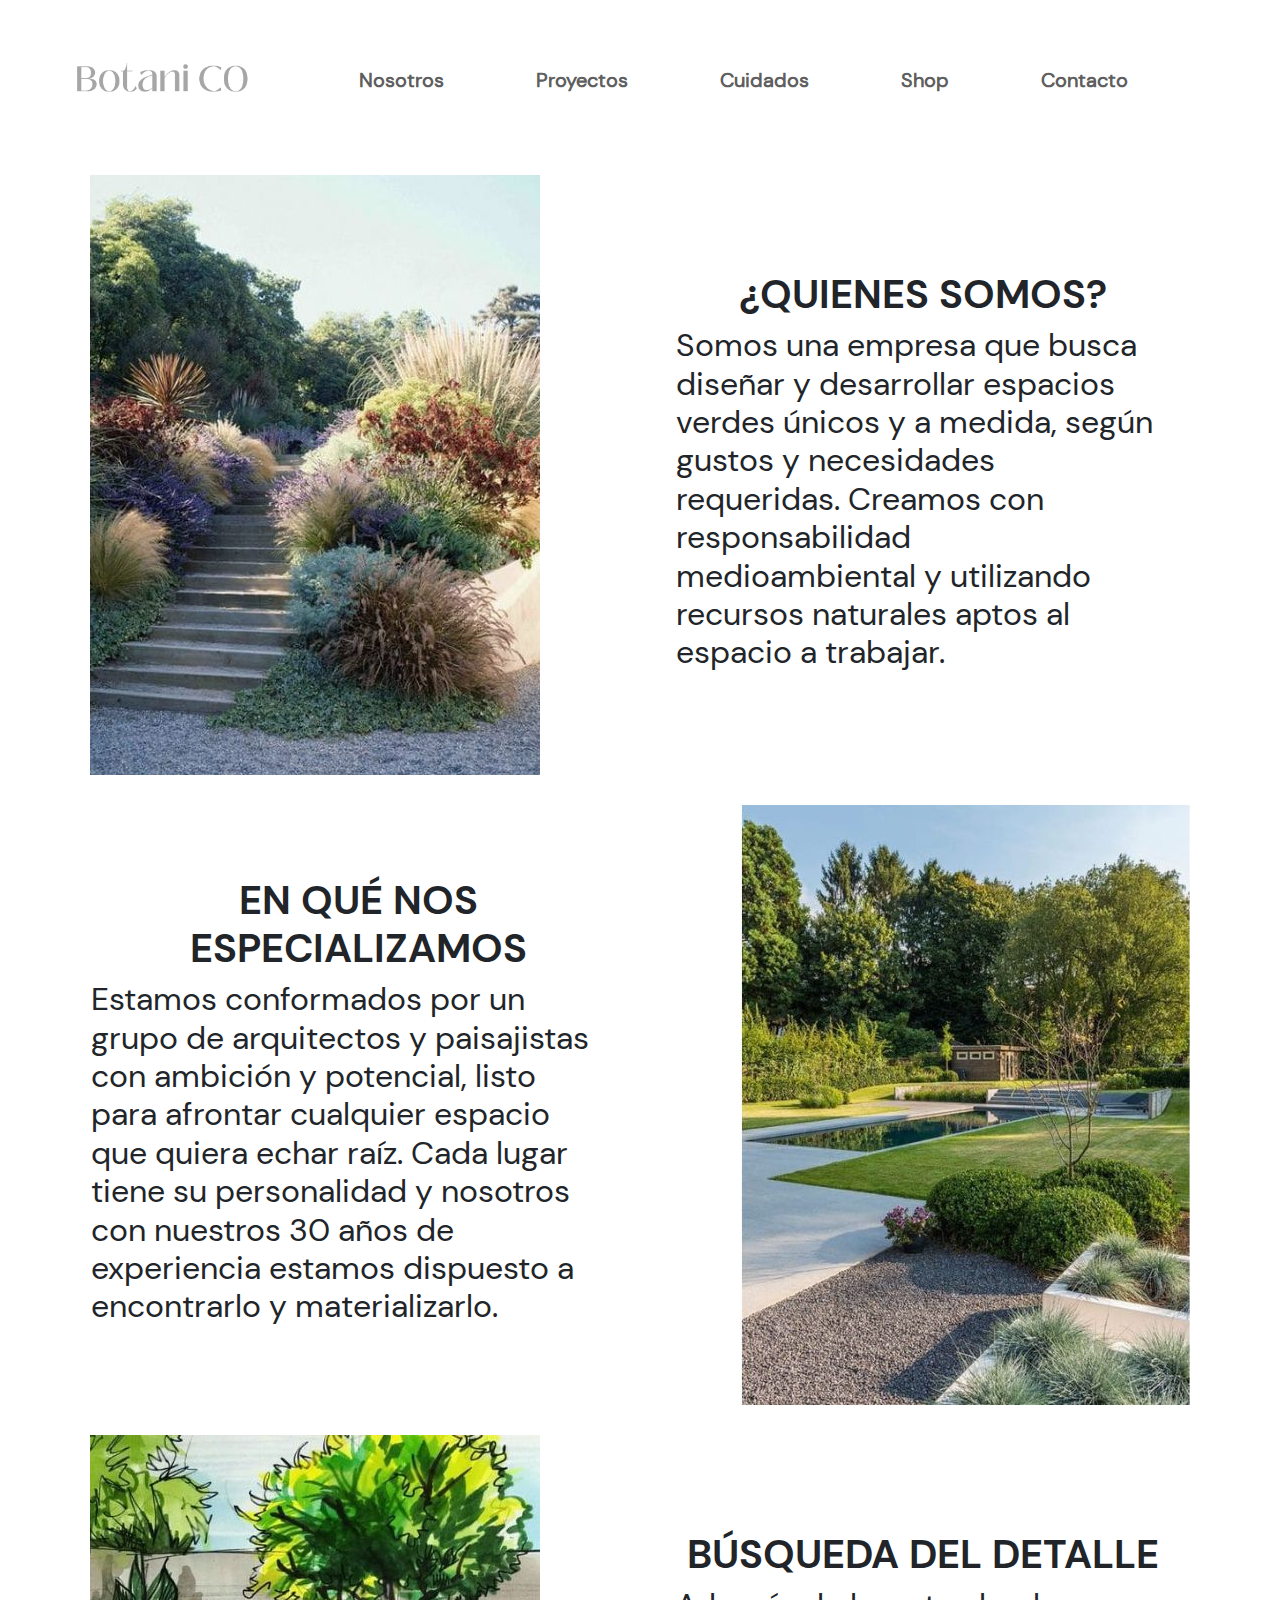
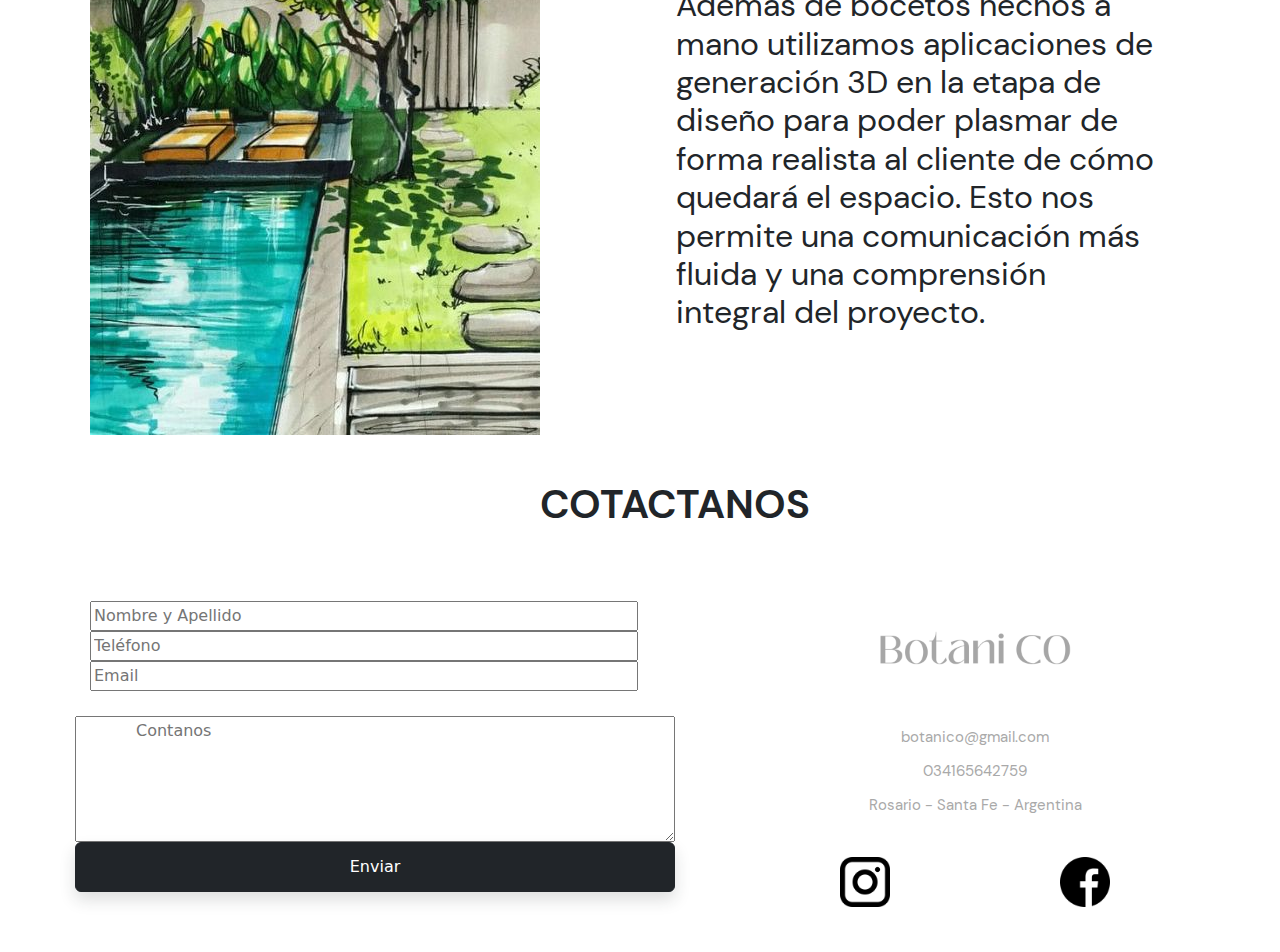
<file: index.html>
<!DOCTYPE html>
<html lang="es">
<head>
    <meta charset="UTF-8">
    <meta http-equiv="X-UA-Compatible" content="IE=edge">
    <meta name="viewport" content="width=device-width, initial-scale=1.0">
    <link rel="shortcut icon" href="./recursos/icono.png">
    <link rel="stylesheet" href="./css/estilos.css">

    <!--Animation CSS-->
    <link rel="stylesheet" href="https://cdnjs.cloudflare.com/ajax/libs/animate.css/4.1.1/animate.min.css"/>

    <!--Bootstrap-->
    <link rel="stylesheet" href="./libs/bootstrap/css/bootstrap.min.css">

    <!-- SEO -->
    <meta name="description" content="Somos una empresa que busca diseñar y desarrollar espacios verdes únicos y a medida, según gustos y necesidades requeridas." >
    <meta name="keywords" content="JARDINES, ESPACIOS VERDES, JARDIN DISEÑO, DISEÑO ESPACIOS VERDES, PAISAJISMO, JARDINERÍA, PROYECTO JARDINERÍA">

    <title>BotaniCO-Desarrollo de espacios verdes</title>
    
</head>
<body>
    <!--Enlaces-->
    <header>

      <nav class="navbar navbar-expand-lg">
        <div class="container-fluid">
          <button class="navbar-toggler" type="button" data-bs-toggle="offcanvas" data-bs-target="#offcanvasNavbar" aria-controls="offcanvasNavbar">
            <span class="navbar-toggler-icon"></span>
          </button>
          <img class="navbar-brand img-logo animate__animated animate__zoomIn" src="./recursos/logo.png" alt="logo" height="100px">
          <div class="offcanvas offcanvas-end" tabindex="-1" id="offcanvasNavbar" aria-labelledby="offcanvasNavbarLabel">
            <div class="offcanvas-header">
              <button type="button" class="btn-close" data-bs-dismiss="offcanvas" aria-label="Close"></button>
            </div>
            <div class="offcanvas-body">
              <ul class="navbar-nav justify-content-end flex-grow-1 pe-3">
                <li class="links">
                  <a class="nav-link" aria-current="page" href="#">Nosotros</a>
                </li>
                <li class="links">
                  <a class="nav-link" href="./páginas/proyectos.html">Proyectos</a>
                </li>
                <li class="links">
                  <a class="nav-link" href="./páginas/cuidados.html">Cuidados</a>
                </li>
                <li class="links">
                  <a class="nav-link" href="./páginas/shop.html">Shop</a>
                </li>
                <li class="links">
                  <a class="nav-link" href="./páginas/contacto.html">Contacto</a>
                </li>
                  </ul>
              
            </div>
          </div>
          
        </div>
      </nav>


    
    
    <main>
        <div class="d-flex">
        <div id="grid">
            <h1 class="titulo-1 flex-grow-1 ms-3">¿QUIENES SOMOS?</h1>
            <img class="im animacion img-1 flex-shrink-0 animate__slideInLeft animate__animated" src="./recursos/imagen_1.jpg" alt="imagen-fardin-1" >
            <h2 class="texto-1 flex-grow-1 ms-3 me-5">Somos una empresa que busca diseñar y desarrollar espacios verdes únicos y a medida, según gustos y necesidades requeridas. Creamos con responsabilidad medioambiental y utilizando recursos naturales aptos al espacio a trabajar.</h2>
            <h1 class="titulo-2 titulo-1 flex-grow-1 ms-3">EN QUÉ NOS ESPECIALIZAMOS</h1>
            <img class="im animacion img-2 flex-shrink-0 flex-row-reverse animate__slideInRight animate__animated" src="./recursos/imagen_2.jpg" alt="imagen-jardin-2">
            <h2 class="texto-2 flex-grow-1 ms-3 ">Estamos conformados por un grupo de arquitectos y paisajistas con ambición y potencial, listo para afrontar cualquier espacio que quiera echar raíz. Cada lugar tiene su personalidad y nosotros con nuestros 30 años de experiencia estamos dispuesto a encontrarlo y materializarlo.</h2>
            <h1 class="titulo-3 flex-grow-1 ms-3">BÚSQUEDA DEL DETALLE</h1>
            <img class="im animacion img-3 flex-shrink-0 animate__slideInLeft animate__animated" src="./recursos/imagen_3.jpg" alt="imagen-jardin-3" >
            <h2 class="texto-3 flex-grow-1 ms-3 me-5">Además de bocetos hechos a mano utilizamos aplicaciones de generación 3D en la etapa de diseño para poder plasmar de forma realista al cliente de cómo quedará el espacio. Esto nos permite una comunicación más fluida y una comprensión integral del proyecto.</h2>
        </div>
    </div>
      

        <footer>

            <div id="grid-2">
                <h1 class="contacto">COTACTANOS</h1>
                <form  id="form" action="procesar.php" method="post">
                <input class="nombre flex-grow-1" type="text" name="nombre" placeholder="Nombre y Apellido">
                <input class="telefono" type="tel" name="telefono" placeholder="Teléfono">
                <input class="mail" type="email" name="email" placeholder="Email">
                </form>
                <textarea class="mensaje flex-grow-1" name="mensaje" cols="30" rows="5" placeholder="Contanos"></textarea>
                <button type="submit" class="btn btn-dark shadow boton justify-content-center flex-grow-1">Enviar</button>
                <img class="logo-1 d-flex flex-grow-1" src="./recursos/logo.png" alt="logo" height="100px">
                <p class="mail-2 d-flex justify-content-center flex-grow-1">botanico@gmail.com</p>
                <p class="telefono-2 d-flex justify-content-center flex-grow-1">034165642759</p>
                <p class="dire d-flex justify-content-center flex-grow-1">Rosario - Santa Fe - Argentina</p>
                <img class="insta d-flex flex-grow-1" src="./recursos/instagram.png" alt="instagram" height="50px">
                <img class="face d-flex flex-grow-1" src="./recursos/facebook.png" alt="faceboock" height="50px">
            </div>

        
</footer>

<script src="./libs/bootstrap/js/bootstrap.bundle.min.js"></script>
</body>
</html>
</file>
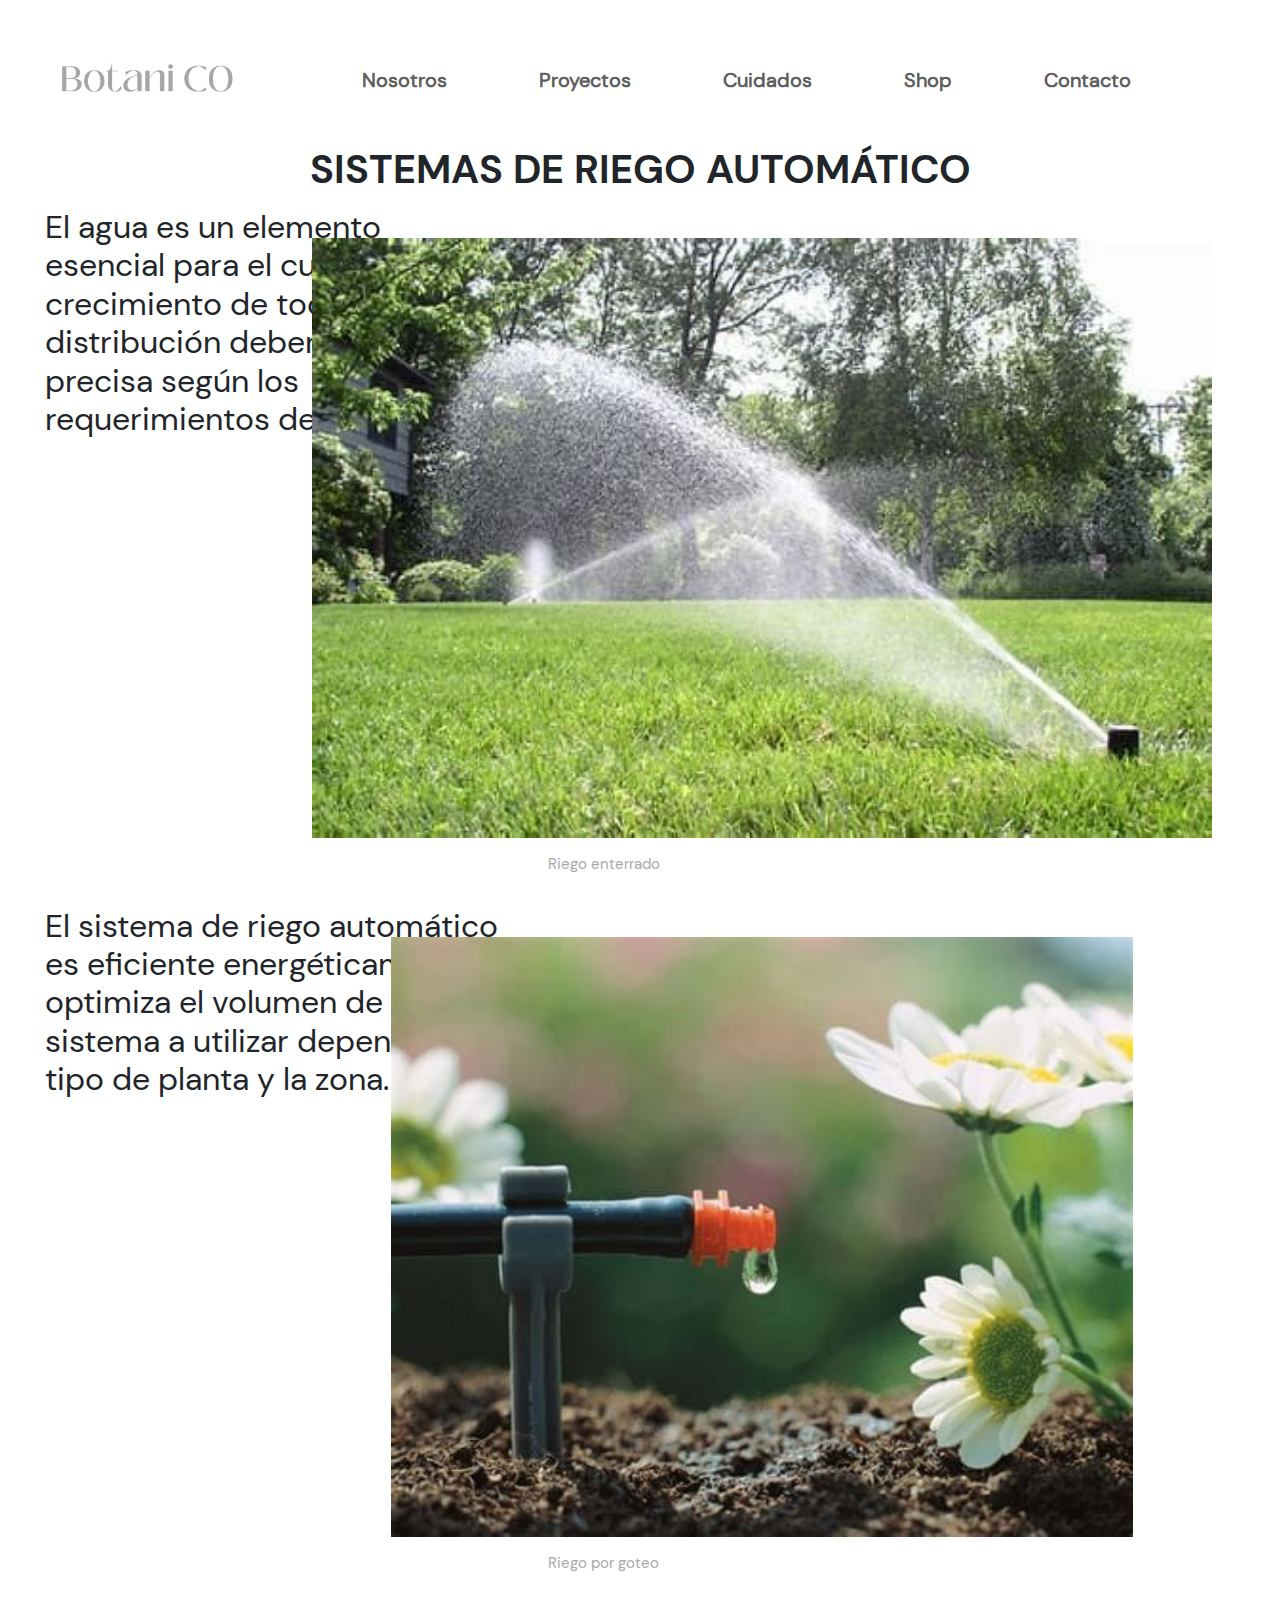
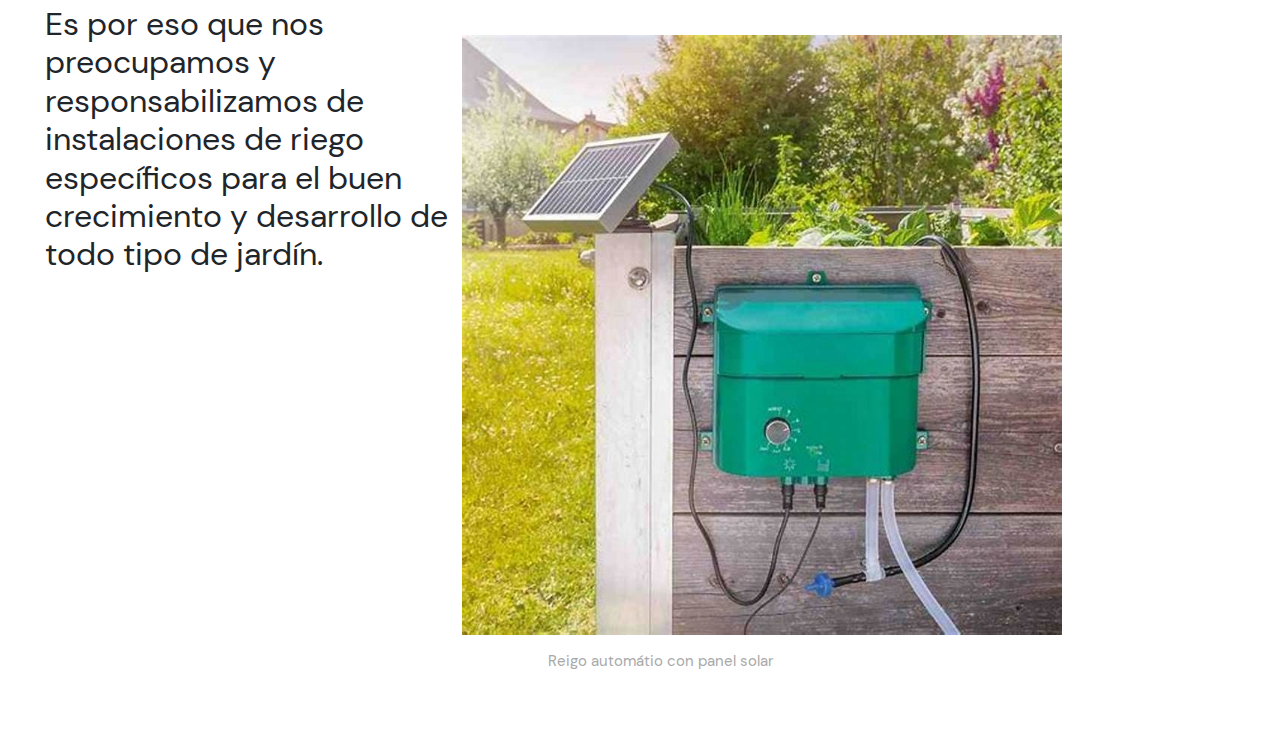
<file: páginas/cuidados.html>
<!DOCTYPE html>
<html lang="en">
<head>
    <meta charset="UTF-8">
    <meta http-equiv="X-UA-Compatible" content="IE=edge">
    <meta name="viewport" content="width=device-width, initial-scale=1.0">
    <link rel="shortcut icon" href="../recursos/icono.png">
    <link rel="stylesheet" href="../css/estilos.css">
    <link rel="stylesheet" href="../libs/bootstrap/css/bootstrap.min.css">

    <meta name="description" content="Cuidados integrales a tus esacios verdes. Riego automatizado.">
    <meta name="keywords" content="RIEGO, CUIDADO, RIEGO AUTOMATICO, RIEGO AUTOMÁTICO, RIEGO AUTOMATIZADO">
    
    <title>BotaniCO-Riego automático</title>
</head>

<nav class="navbar navbar-expand-lg">
    <div class="container-fluid">
        <button class="navbar-toggler" type="button" data-bs-toggle="offcanvas" data-bs-target="#offcanvasNavbar" aria-controls="offcanvasNavbar">
        <span class="navbar-toggler-icon"></span>
        </button>
        <img class="navbar-brand img-logo" src="../recursos/logo.png" alt="logo" height="100px">
        <div class="offcanvas offcanvas-end" tabindex="-1" id="offcanvasNavbar" aria-labelledby="offcanvasNavbarLabel">
        <div class="offcanvas-header">
            <button type="button" class="btn-close" data-bs-dismiss="offcanvas" aria-label="Close"></button>
        </div>
        <div class="offcanvas-body">
            <ul class="navbar-nav justify-content-end flex-grow-1 pe-3">
            <li class="links">
                <a class="nav-link" aria-current="page" href="../index.html">Nosotros</a>
            </li>
            <li class="links">
                <a class="nav-link" href="./proyectos.html">Proyectos</a>
            </li>
            <li class="links">
                <a class="nav-link" href="#">Cuidados</a>
            </li>
            <li class="links">
                <a class="nav-link" href="./shop.html">Shop</a>
            </li>
            <li class="links">
                <a class="nav-link" href="./contacto.html">Contacto</a>
            </li>
                </ul>
        </div>
        </div>
    </div>
    </nav>

<body>

    <h1>SISTEMAS DE RIEGO AUTOMÁTICO</h1>

    <div id="grid-cui">
        <h2 class="texto1 flex-grow-1">El agua es un elemento esencial para el cuidado y crecimiento de toda planta. La distribución debería de ser precisa según los requerimientos de cada planta.</h2>
        <h2 class="texto2 flex-grow-1">El sistema de riego automático es eficiente energéticamente y optimiza el volumen de agua. El sistema a utilizar depende del tipo de planta y la zona.</h2>
        <h2 class="texto3 flex-grow-1">Es por eso que nos preocupamos y responsabilizamos de instalaciones de riego específicos para el buen crecimiento y desarrollo de todo tipo de jardín. </h2>
        <div>
        <img class="im im1 flex-grow-1" src="../recursos/riego1.jpg" alt="riego" height="300px">
        <p>Riego enterrado</p>
        </div>
        <div>
        <img class="im im2 flex-grow-1" src="../recursos/riego2.jpg" alt="riego" height="300px">
        <p>Riego por goteo</p>
        </div>
        <div>
        <img class="im im3 flex-grow-1" src="../recursos/riego3.jpg" alt="riego" height="300px">
        <p>Reigo automátio con panel solar</p>
        </div>
    </div>

    <script src="../libs/bootstrap/js/bootstrap.bundle.min.js"></script>
</body>
</html>
</file>
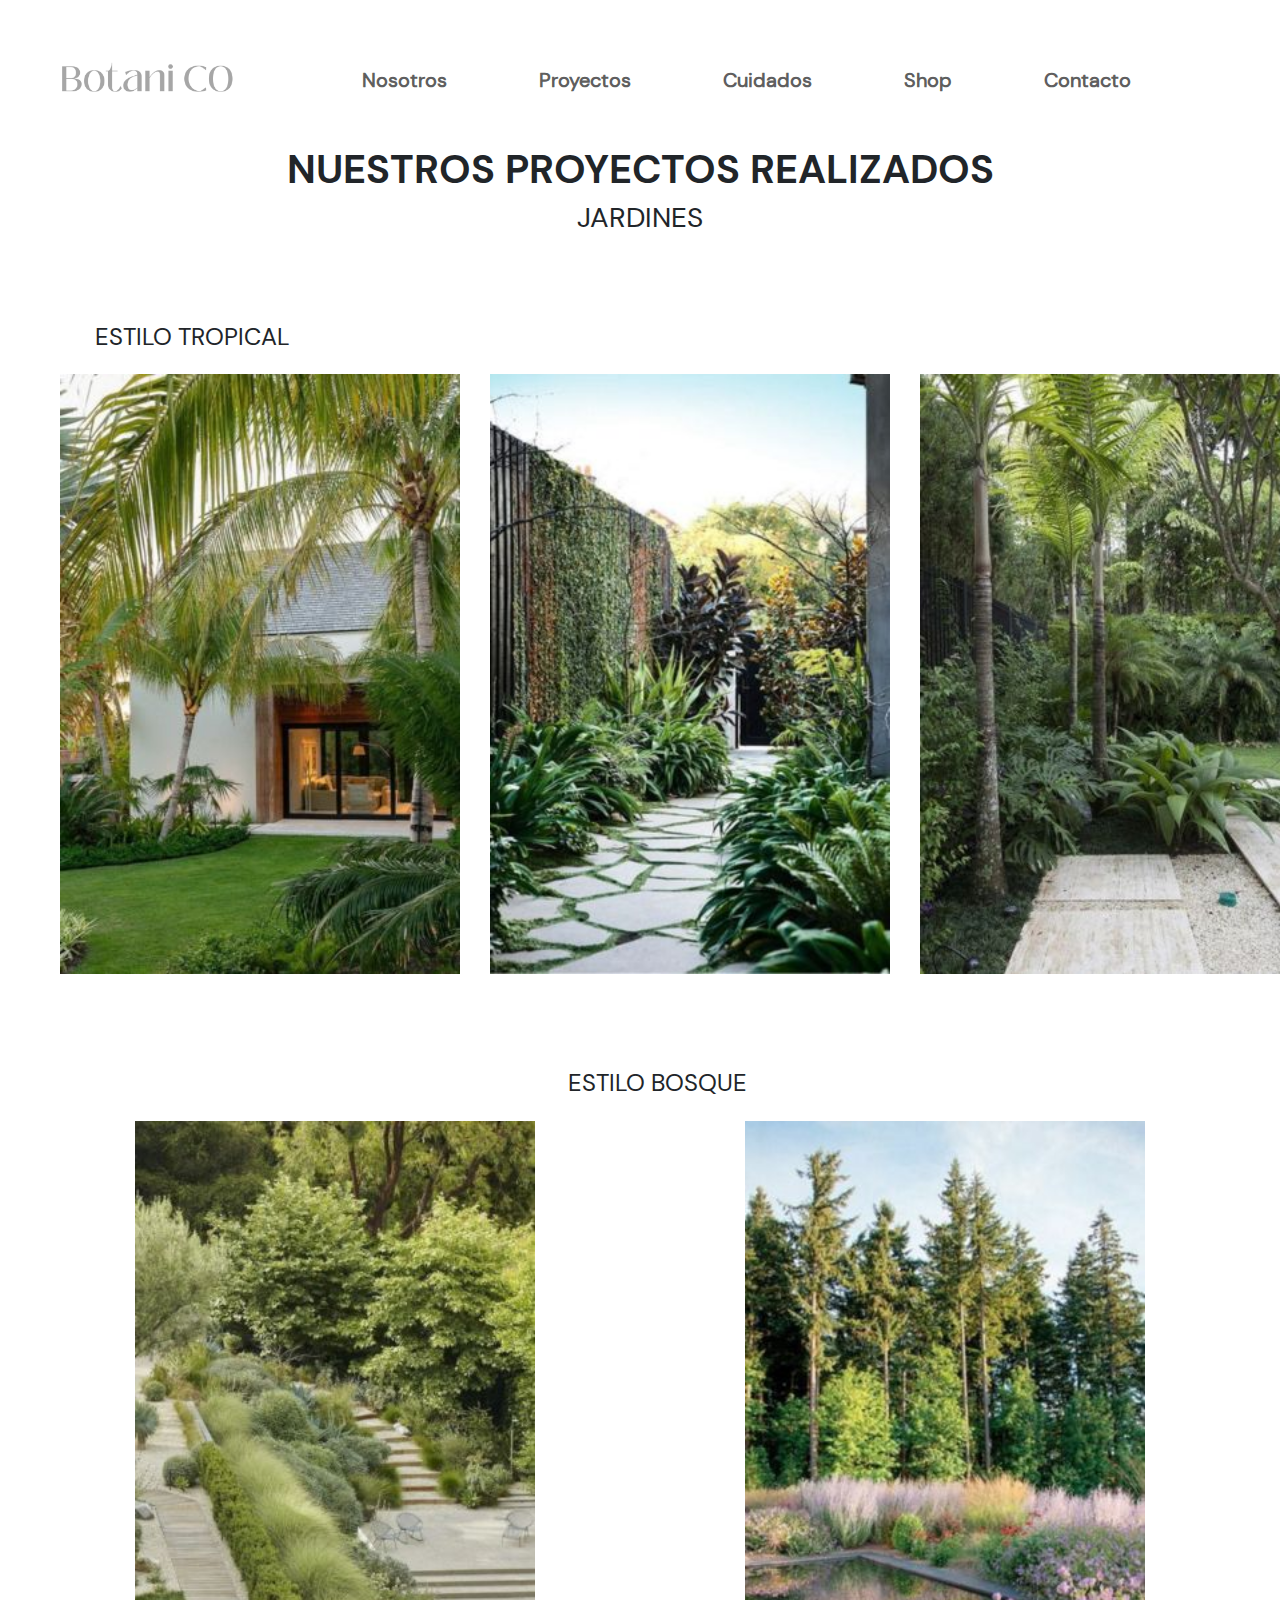
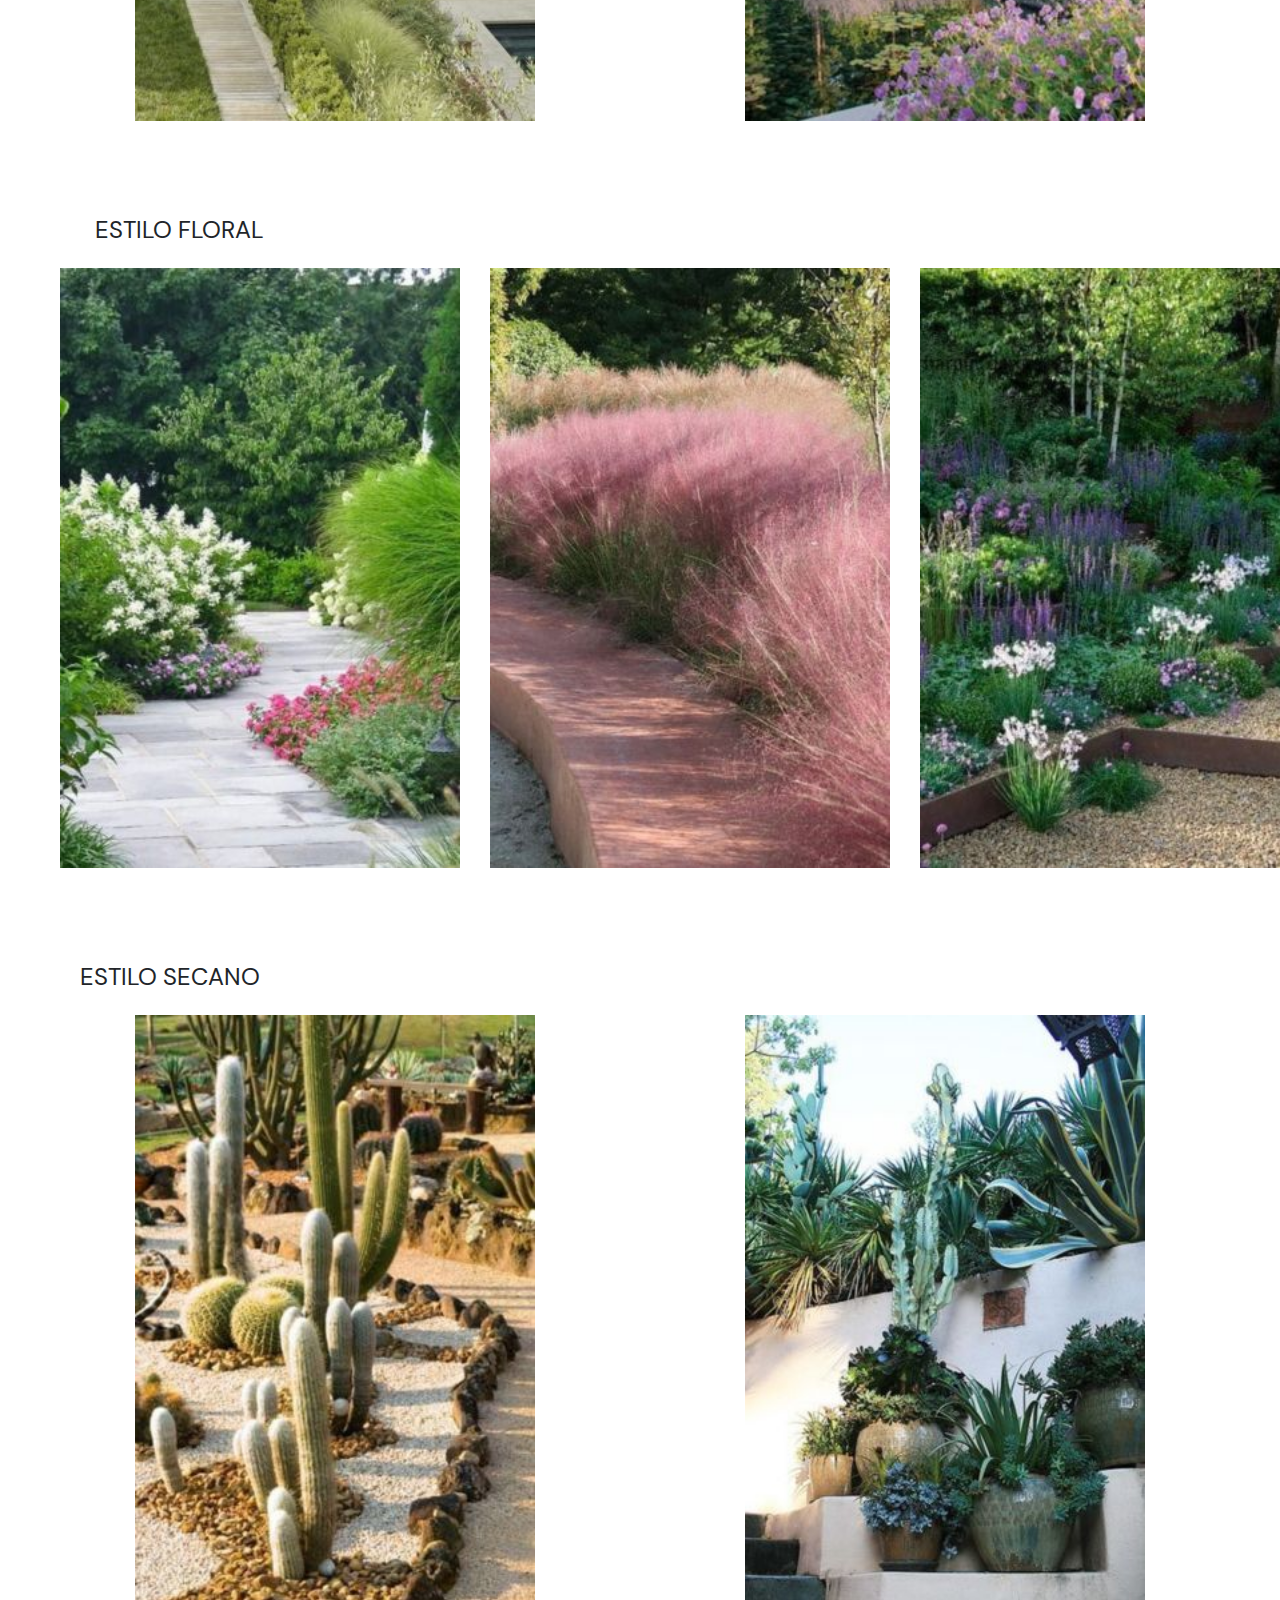
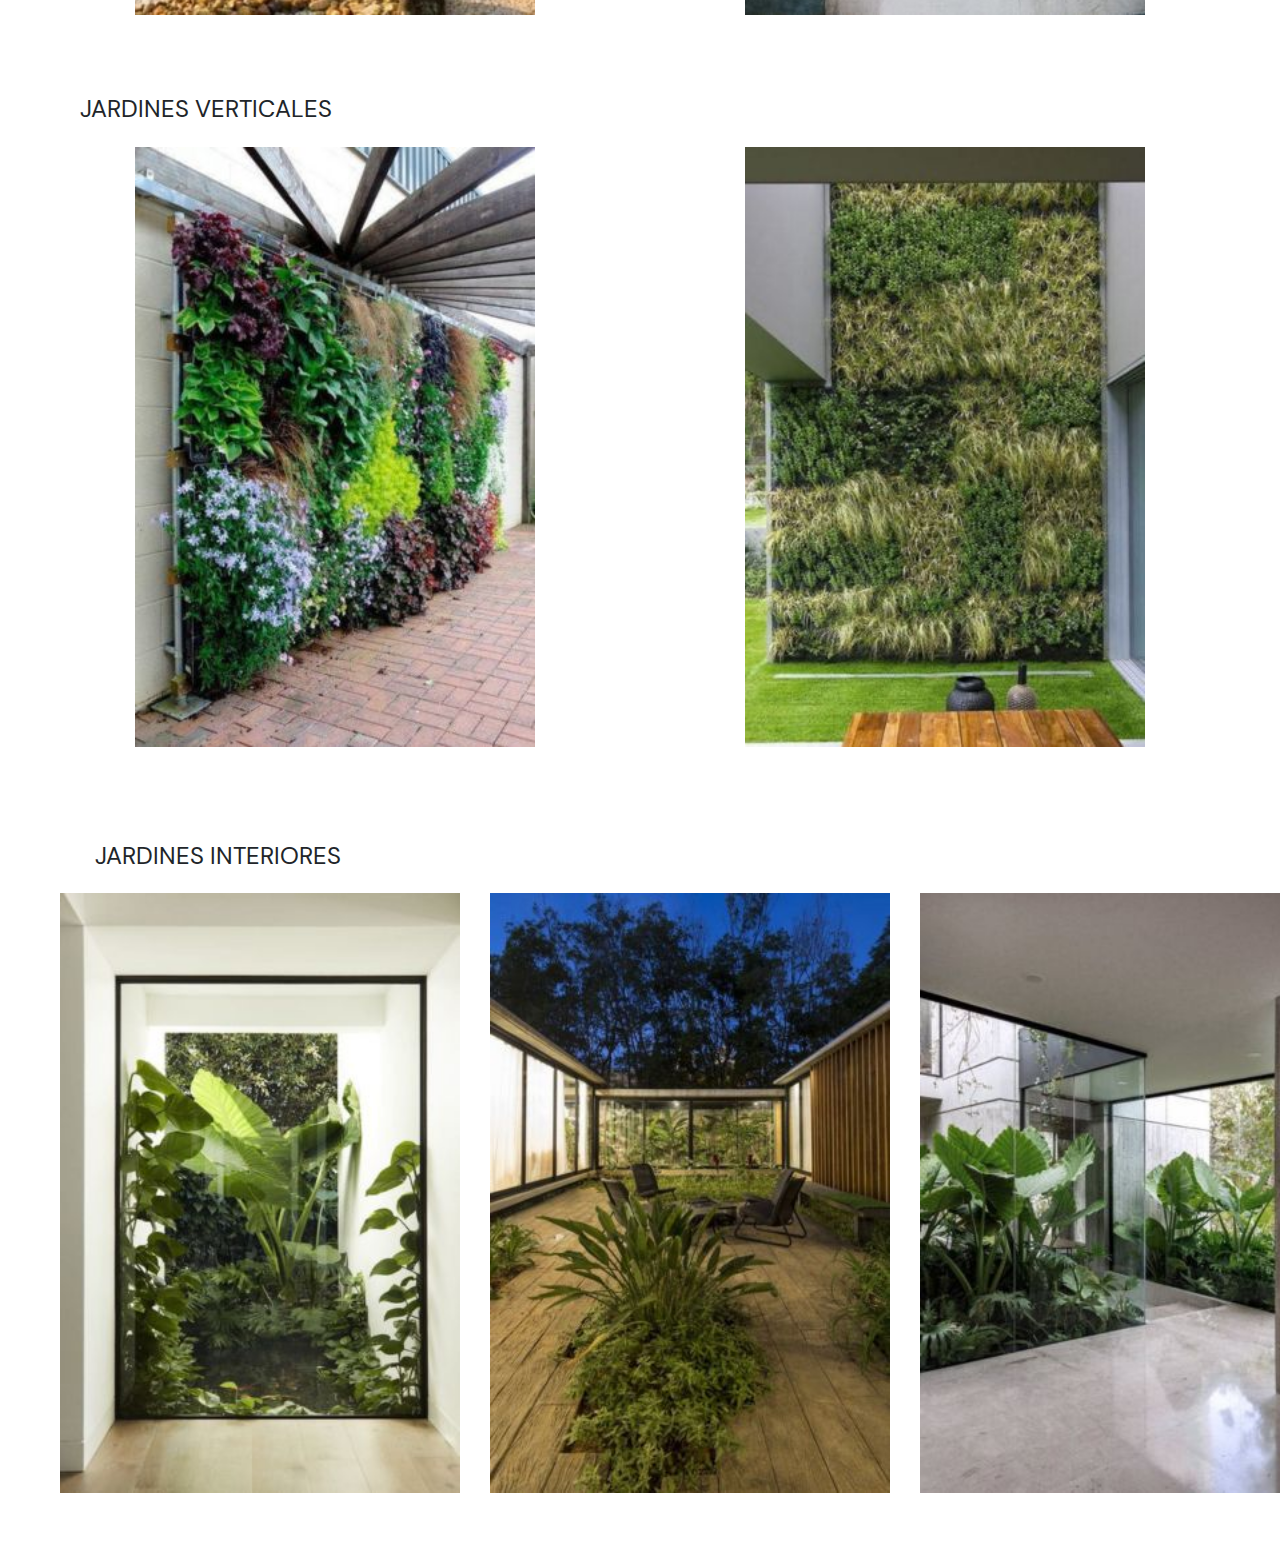
<file: páginas/proyectos.html>
<!DOCTYPE html>
<html lang="en">
<head>
    <meta charset="UTF-8">
    <meta http-equiv="X-UA-Compatible" content="IE=edge">
    <meta name="viewport" content="width=device-width, initial-scale=1.0">
    <link rel="shortcut icon" href="../recursos/icono.png">
    <link rel="stylesheet" href="../css/estilos.css">
    
    <link rel="stylesheet" href="../libs/bootstrap/css/bootstrap.min.css">

    <meta name="description" content="Econtrá el estilo que soñas e inspirate para generar el tuyo">
    <meta name="keywords" content="DISEÑOS, PROYECTOS, PROYECTO, JARDINES, JARDÍN, ESTILO, JARDÍN VERTICAL, PLANTAS">

    <title>BotaniCO-Mirá algunos de nuestros proyectos</title>
    
</head>


    <nav class="navbar navbar-expand-lg">
        <div class="container-fluid">
            <button class="navbar-toggler" type="button" data-bs-toggle="offcanvas" data-bs-target="#offcanvasNavbar" aria-controls="offcanvasNavbar">
            <span class="navbar-toggler-icon"></span>
            </button>
            <img class="navbar-brand img-logo" src="../recursos/logo.png" alt="logo" height="100px">
            <div class="offcanvas offcanvas-end" tabindex="-1" id="offcanvasNavbar" aria-labelledby="offcanvasNavbarLabel">
            <div class="offcanvas-header">
                <button type="button" class="btn-close" data-bs-dismiss="offcanvas" aria-label="Close"></button>
            </div>
            <div class="offcanvas-body">
                <ul class="navbar-nav justify-content-end flex-grow-1 pe-3">
                <li class="links">
                    <a class="nav-link" aria-current="page" href="../index.html">Nosotros</a>
                </li>
                <li class="links">
                    <a class="nav-link" href="#">Proyectos</a>
                </li>
                <li class="links">
                    <a class="nav-link" href="./cuidados.html">Cuidados</a>
                </li>
                <li class="links">
                    <a class="nav-link" href="./shop.html">Shop</a>
                </li>
                <li class="links">
                    <a class="nav-link" href="./contacto.html">Contacto</a>
                </li>
                    </ul>
            </div>
            </div>
        </div>
        </nav>

<body>

    <div id="grid01">
    <h1 class="tit01 izq flex-grow-1">NUESTROS PROYECTOS REALIZADOS</h1>
    <h3 class="tit02 izq flex-grow-1">JARDINES</h3>
</div>

    <div class="d-flex">
    <div id="grid1">
        <h4 class="tit1 izq flex-grow-1">ESTILO TROPICAL</h4>
        <img class="d-block img1 flex-grow-1 im" src="../recursos/jardin-tropical-1.jpg" alt="jardin1">
        <img class="d-block img2 flex-grow-1 im" src="../recursos/jardin-tropical-2.jpg" alt="jardin2">
        <img class="d-block img3 flex-grow-1 im" src="../recursos/jardin-tropical-3.jpg" alt="jardin3">
    </div>
    </div>

    <div id="grid2">
        <h4 class="tit2 izq flex-grow-1">ESTILO BOSQUE</h4>
        <img class="d-block img4 flex-grow-1 im" src="../recursos/jardin-bosque-1.jpg" alt="jarin4">
        <img class="d-block img5 flex-grow-1 im" src="../recursos/jardin-bosque-2.jpg" alt="jardin5">
    </div>
    

    <div class="d-flex">
    <div id="grid3">
        <h4 class="tit3 izq flex-grow-1">ESTILO FLORAL</h4>
        <img class="d-block img6 flex-grow-1 im" src="../recursos/jardin-floral-1.jpg" alt="jardin6">
        <img class="d-block img7 flex-grow-1 im" src="../recursos/jardin-floral-2.jpg" alt="jardin7">
        <img class="d-block img8 flex-grow-1 im" src="../recursos/jardin-floral-3.jpg" alt="jardin8"> 
    </div>
    </div>
    
    <div id="grid4">
        <h4 class="tit4 izq flex-grow-1">ESTILO SECANO</h4>
        <img class="d-block img9 flex-grow-1 im" src="../recursos/jardin-secano-1.jpg" alt="jardin9">
        <img class="d-block img10 flex-grow-1 im" src="../recursos/jardin-secano-2.jpg" alt="jardin10">
    </div>


    <div id="grid5">
        <h4 class="tit5 izq flex-grow-1">JARDINES VERTICALES</h4>
        <img class="d-block img11 flex-grow-1 im" src="../recursos/jardin-vertical-1.jpg" alt="jardin11">
        <img class="d-block img12 flex-grow-1 im" src="../recursos/jardin-vetical-2.jpg" alt="jardin12">
    </div>

    <div class="d-flex">
    <div id="grid6">
        <h4 class="tit6 izq flex-grow-1">JARDINES INTERIORES</h4>
        <img class="d-block img13 flex-grow-1 im" src="../recursos/jardin-interior-1.jpg" alt="jardin13">
        <img class="d-block img14 flex-grow-1 im" src="../recursos/jardin-interior-2.jpg" alt="jardin14">
        <img class="d-block img15 flex-grow-1 im" src="../recursos/jardin-interior-3.jpg" alt="jardin15">
    </div>
    </div>


    <script src="../libs/bootstrap/js/bootstrap.bundle.min.js"></script>
</body>
</html>
</file>
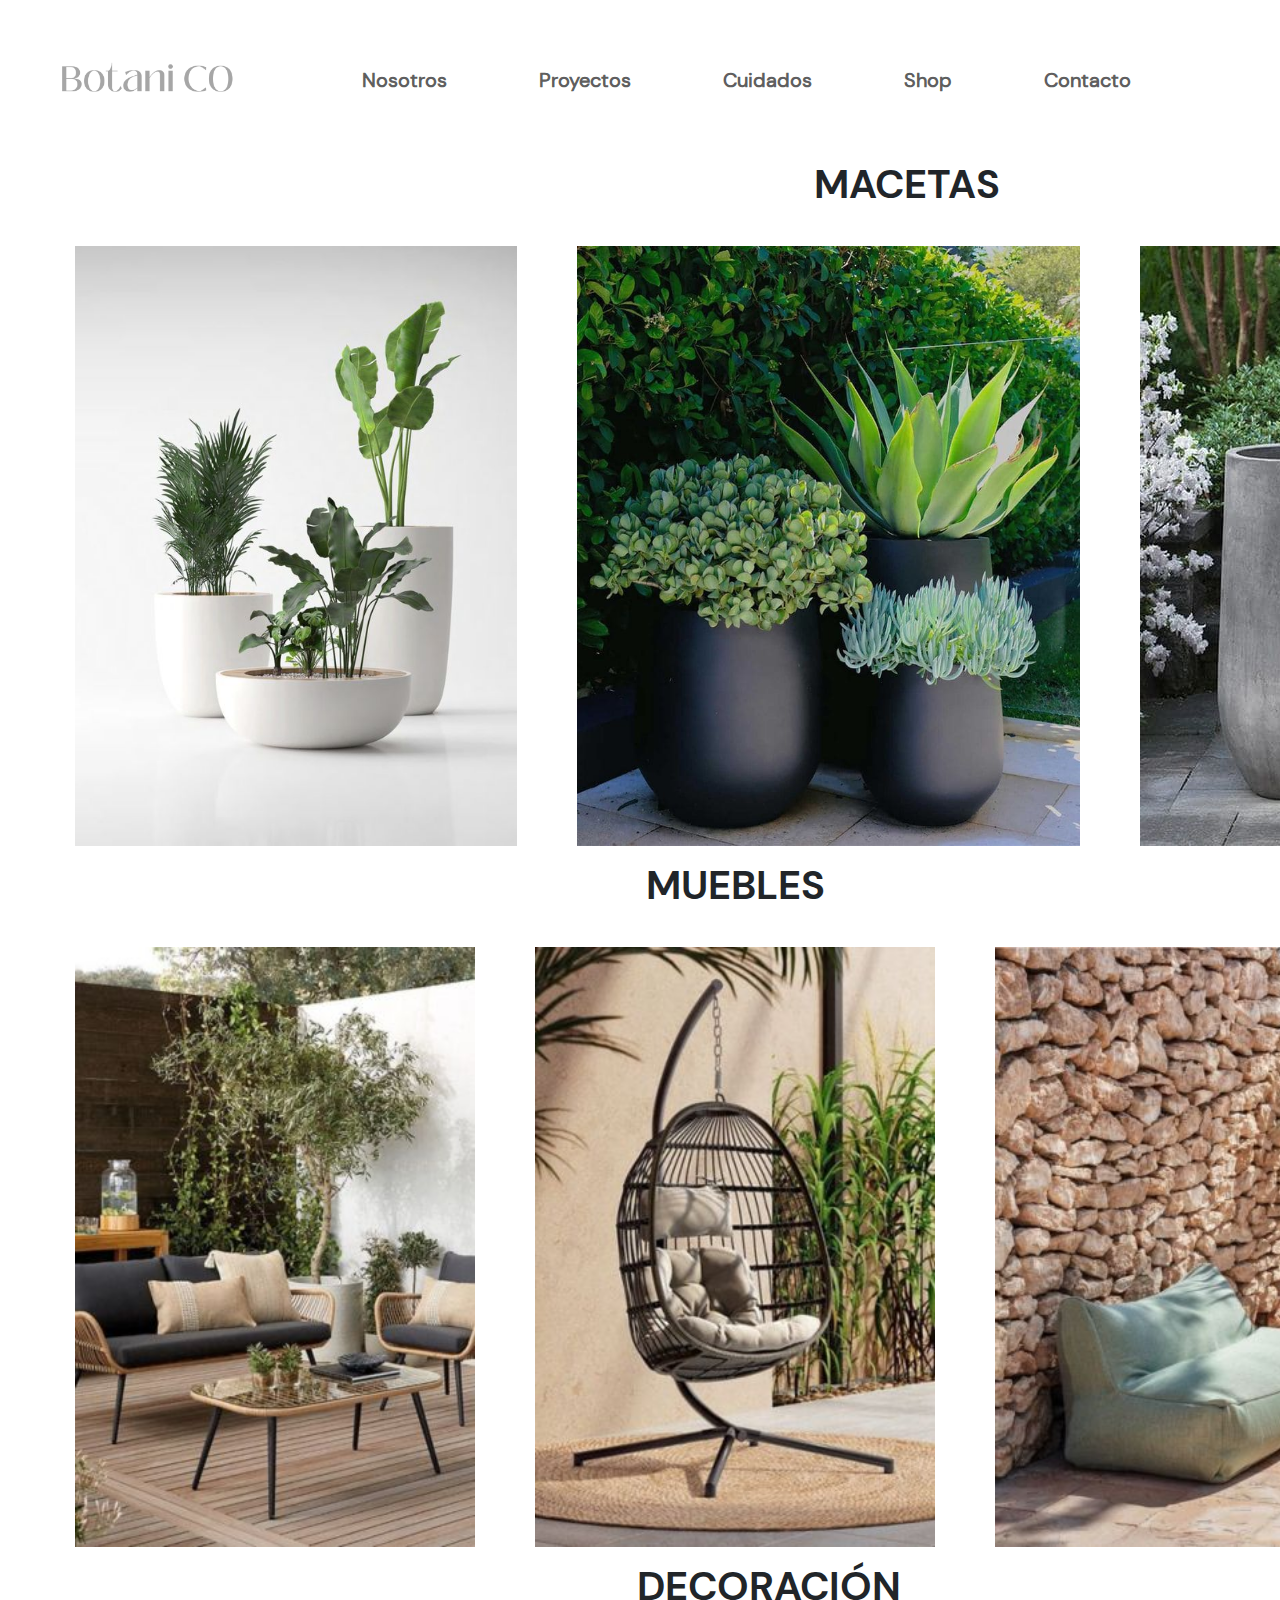
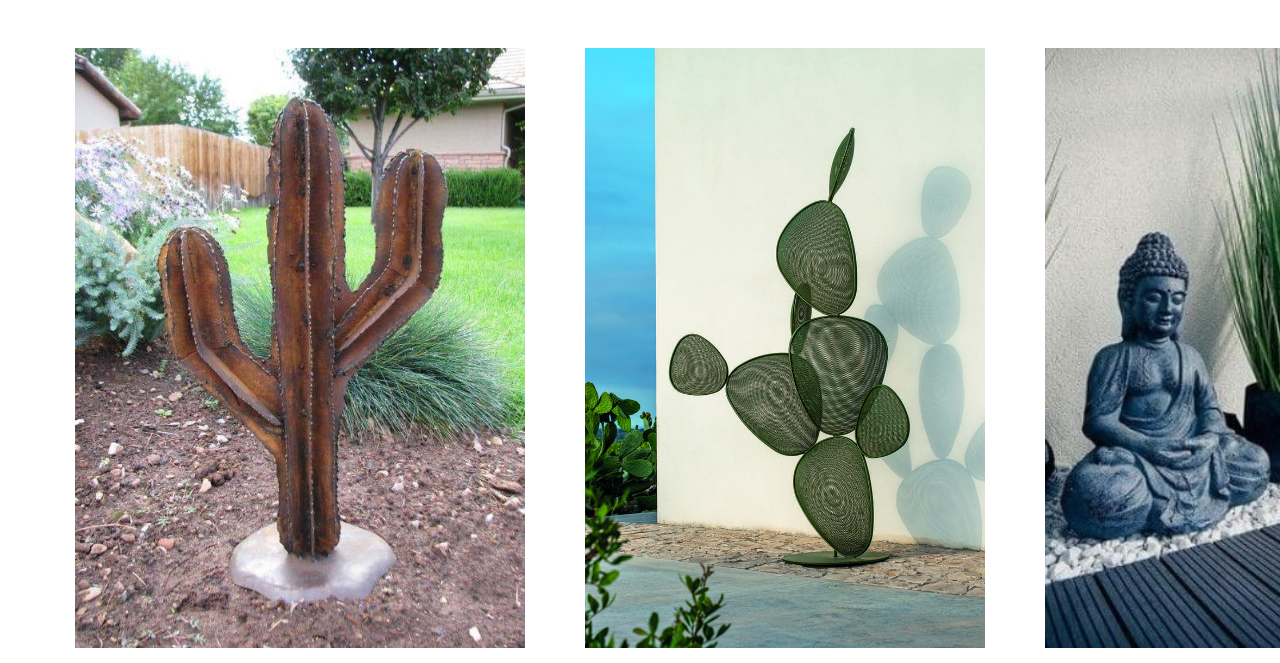
<file: páginas/shop.html>
<!DOCTYPE html>
<html lang="en">
<head>
    <meta charset="UTF-8">
    <meta http-equiv="X-UA-Compatible" content="IE=edge">
    <meta name="viewport" content="width=device-width, initial-scale=1.0">
    <link rel="shortcut icon" href="../recursos/icono.png">
    <link rel="stylesheet" href="../css/estilos.css">
    <link rel="stylesheet" href="../libs/bootstrap/css/bootstrap.min.css">

    <meta name="description" content="Elementos que brindamos para el desarrollo íntegro de tu jardín">
    <meta name="keywords" content="MACETA, MACETAS, ESCULTURA, MUEBLES, MUEBLES DE EXTERIOR, DECORACIÓN PARA EXTERIOR">
    <title>BotaniCO-Tienda</title>
</head>

<nav class="navbar navbar-expand-lg">
  <div class="container-fluid">
      <button class="navbar-toggler" type="button" data-bs-toggle="offcanvas" data-bs-target="#offcanvasNavbar" aria-controls="offcanvasNavbar">
      <span class="navbar-toggler-icon"></span>
      </button>
      <img class="navbar-brand img-logo" src="../recursos/logo.png" alt="logo" height="100px">
      <div class="offcanvas offcanvas-end" tabindex="-1" id="offcanvasNavbar" aria-labelledby="offcanvasNavbarLabel">
      <div class="offcanvas-header">
          <button type="button" class="btn-close" data-bs-dismiss="offcanvas" aria-label="Close"></button>
      </div>
      <div class="offcanvas-body">
          <ul class="navbar-nav justify-content-end flex-grow-1 pe-3">
          <li class="links">
              <a class="nav-link" aria-current="page" href="../index.html">Nosotros</a>
          </li>
          <li class="links">
              <a class="nav-link" href="./proyectos.html">Proyectos</a>
          </li>
          <li class="links">
              <a class="nav-link" href="./cuidados.html">Cuidados</a>
          </li>
          <li class="links">
              <a class="nav-link" href="#">Shop</a>
          </li>
          <li class="links">
              <a class="nav-link" href="./contacto.html">Contacto</a>
          </li>
              </ul>
      </div>
      </div>
  </div>
  </nav>


<body>
    
</nav>
  
  <div class="d-flex">
    <div id="gridshop1">
    <h1 class="titshop flex-grow-1">MACETAS</h1>
    <a class="a1 flex-grow-1" href="../recursos/maceta-1.jpg">
        <img class="im" src="../recursos/maceta-1.jpg" alt="maceta-1" height="400px">
    </a>
    <a class="a2 flex-grow-1" href="../recursos/maceta-2.jpg">
        <img class="im" src="../recursos/maceta-2.jpg" alt="maceta-2" height="400px">
    </a>
    <a class="a3 flex-grow-1" href="../recursos/maceta-3.jpg">
        <img class="im" src="../recursos/maceta-3.jpg" alt="maceta-3" height="400px">
    </a>
    </div>
  </div>
  
  <div class="d-flex">
    <div id="gridshop2">
      <h1 class="titshop2 flex-grow-1">MUEBLES</h1>
      <a class="a4 flex-grow-1" href="../recursos/muebles-1.jpg">
        <img class="im" src="../recursos/muebles-1.jpg" alt="mueble-1" height="400px">
      </a>
      <a class="a5 flex-grow-1" href="../recursos/muebles-2.jpg">
          <img class="im" src="../recursos/muebles-2.jpg" alt="mueble-2" height="400px">
      </a>
      <a class="a6 flex-grow-1" href="../recursos/muebles-3.jpg">
          <img class="im" src="../recursos/muebles-3.jpg" alt="mueble-3" height="400px">
      </a>
    </div>
  </div>
  
  <div class="d-flex">
    <div id="gridshop3">
      <h1 class="titshop3 flex-grow-1">DECORACIÓN</h1>
        <a class="a7 flex-grow-1" href="../recursos/escultura-1.jpg">
            <img class="im" src="../recursos/escultura-1.jpg" alt="decoracion-1" height="500px">
        </a>
        <a class="a8 flex-grow-1" href="../recursos/escultura-2.jpg">
            <img class="im" src="../recursos/escultura-2.jpg" alt="decoracion-2" height="500px">
        </a>
        <a class="a9 flex-grow-1" href="../recursos/escultura-3.jpg">
            <img class="im" src="../recursos/escultura-3.jpg" alt="decoracion-3" height="500px">
        </a>
    </div>
  </div>
    

<script src="../libs/bootstrap/js/bootstrap.bundle.min.js"></script>
</body>
</html>
</file>
<file: css/estilos.css>
@charset "UTF-8";
* {
  margin: 15px;
}

/*Importación*/
/*Graientes*/
/*Ejemplo 1*/
/*Creación de variables*/
/*Variables if*/
/*Bucle Each*/
/*Mapas*/
@font-face {
  font-family: DM-sans-Regular;
  src: url(../fuentes/DMSans-Regular.ttf);
}
@font-face {
  font-family: DM-sans-Bold;
  src: url(../fuentes/DMSans-Bold.ttf);
}
nav {
  height: 100px;
  display: flex;
  justify-content: space-around;
  align-items: center;
}
nav a:hover {
  color: black;
  font-weight: bolder;
  font-size: 21px;
}

.links {
  display: flex;
  font-family: DM-sans-Regular;
  color: rgb(112, 112, 112);
  font-size: 20px;
  font-weight: bold;
  text-decoration-line: none;
}

#grid {
  display: grid;
  grid-template-areas: "img1       titulo1" "img1       texto1" "titulo2    img2" "texto2     img2" "img3      titulo3" "img3       texto3";
  grid-template-columns: 50% 50%;
  grid-template-rows: repeat(600px);
}

.titulo-1 {
  grid-area: titulo1;
  display: flex;
  justify-content: center;
  align-items: end;
}

.texto-1 {
  grid-area: texto1;
  display: flex;
  justify-content: center;
  align-items: start;
  padding-left: 20px;
}

.img-1 {
  grid-area: img1;
  justify-self: start;
}

.titulo-2 {
  grid-area: titulo2;
  display: flex;
  justify-content: center;
  align-items: end;
}

.texto-2 {
  grid-area: texto2;
  display: flex;
  justify-content: center;
  align-items: start;
  padding-right: 20px;
}

.img-2 {
  grid-area: img2;
  justify-self: end;
}

.img-3 {
  grid-area: img3;
  justify-self: start;
}

.titulo-3 {
  grid-area: titulo3;
  display: flex;
  justify-content: center;
  align-items: end;
}

.texto-3 {
  grid-area: texto3;
  display: flex;
  justify-content: center;
  align-items: start;
  padding-left: 20px;
}

h1 {
  color: rgb(104, 104, 104);
  text-align: center;
  font-family: DM-sans-Bold;
}

#grid-2 {
  display: grid;
  grid-template-areas: "contacto   contacto" "input      logo" "mens       datos" "mens       datos" "mens       datos" "bot        redes";
  grid-template-columns: 600px 600px;
  grid-template-rows: repeat(1fr);
}

#form {
  grid-area: input;
}

.contacto {
  grid-area: contacto;
  display: flex;
  justify-content: center;
  align-items: center;
  padding-bottom: 50px;
}

.nombre {
  display: flex;
  justify-content: center;
  align-items: center;
  padding-inline-end: 60%;
}

.telefono {
  display: flex;
  justify-content: center;
  align-items: center;
  padding-inline-end: 60%;
}

.mail {
  display: flex;
  justify-content: center;
  align-items: center;
  padding-inline-end: 60%;
}

.mensaje {
  grid-area: mens;
  display: flex;
  justify-content: center;
  align-items: end;
  padding-inline-start: 10%;
}

.boton {
  grid-area: bot;
  display: flex;
  justify-content: center;
  align-items: center;
  height: 50px;
  padding-top: 10px;
}

.logo-1 {
  grid-area: logo;
  display: flex;
  justify-self: center;
  align-self: center;
}

.mail-2 {
  grid-area: datos;
  display: flex;
  justify-content: center;
  align-items: start;
  padding-top: 10px;
}

.telefono-2 {
  grid-area: datos;
  display: flex;
  justify-content: center;
  align-items: center;
}

.dire {
  grid-area: datos;
  display: flex;
  justify-content: center;
  align-items: end;
  padding-bottom: 10px;
}

.insta {
  grid-area: redes;
  display: flex;
  justify-self: start;
  align-self: center;
  padding-left: 150px;
}

.face {
  grid-area: redes;
  display: flex;
  justify-self: end;
  align-self: center;
  padding-right: 150px;
}

p {
  font-family: DM-sans-Regular;
  font-size: 15px;
  color: darkgrey;
}

h3 {
  font-family: DM-sans-Regular;
  font-size: 30px;
  color: darkgrey;
  text-align: center;
}

h2 {
  font-family: DM-sans-Regular;
  font-size: 25px;
  color: black;
}

h4 {
  font-family: DM-sans-Regular;
  color: black;
  font-size: 25px;
  margin-left: 50px;
  padding-top: 50px;
}

.form-contacto {
  padding-left: 100px;
}

.info-contacto {
  padding-left: 900px;
}

.deco {
  padding-left: 200px;
}

#grid01 {
  display: grid;
  grid-template-areas: "tit01" "tit02";
  grid-template-columns: repeat(100%);
  grid-template-rows: repeat(20px);
}

.tit01 {
  grid-area: tit01;
  justify-content: center;
  align-items: center;
}

.tit02 {
  grid-area: tit02;
  justify-content: center;
  align-items: center;
}

#grid1 {
  display: grid;
  grid-template-areas: "tit1   tit1    tit1" "img1   img2    img3";
  grid-template-columns: repeat(30%);
  grid-template-rows: auto;
}

.tit1 {
  grid-area: tit1;
  justify-content: center;
  align-items: center;
}

.img1 {
  grid-area: img1;
  display: flex;
  justify-self: baseline;
}

.img2 {
  grid-area: img2;
  display: flex;
  justify-self: right;
}

.img3 {
  grid-area: img3;
  display: flex;
  justify-self: center;
}

.im {
  height: 600px;
}
.im:hover {
  height: 650px;
}

#grid2 {
  display: grid;
  grid-template-areas: "tit2   tit2" "img4   img5";
  grid-template-columns: repeat(45%);
  grid-template-rows: auto;
}

.tit2 {
  grid-area: tit2;
  display: flex;
  justify-content: center;
  align-items: center;
}

.img4 {
  grid-area: img4;
  display: flex;
  justify-self: center;
}

.img5 {
  grid-area: img5;
  display: flex;
  justify-self: center;
}

#grid3 {
  display: grid;
  grid-template-areas: "tit3   tit3    tit3" "img6   img7    img8";
  grid-template-columns: repeat(30%);
  grid-template-rows: auto;
}

.tit3 {
  grid-area: tit3;
  justify-content: center;
  align-items: center;
}

.img6 {
  grid-area: img6;
  display: flex;
  justify-self: center;
}

.img7 {
  grid-area: img7;
  display: flex;
  justify-self: center;
}

.img8 {
  grid-area: img8;
  display: flex;
  justify-self: center;
}

#grid4 {
  display: grid;
  grid-template-areas: "tit4 tit4" "img9 img10";
  grid-template-columns: repeat(45%);
  grid-template-rows: auto;
}

.tit4 {
  grid-area: tit4;
  justify-content: center;
  align-items: center;
}

.img9 {
  grid-area: img9;
  display: flex;
  justify-self: center;
}

.img10 {
  grid-area: img10;
  display: flex;
  justify-self: center;
}

#grid5 {
  display: grid;
  grid-template-areas: "tit5   tit5" "img11  img12";
  grid-template-columns: repeat(45%);
  grid-template-rows: auto;
}

.tit5 {
  grid-area: tit5;
  justify-content: center;
  align-items: center;
}

.img11 {
  grid-area: img11;
  display: flex;
  justify-self: center;
}

.img12 {
  grid-area: img12;
  display: flex;
  justify-self: center;
}

#grid6 {
  display: grid;
  grid-template-areas: "tit6    tit6     tit6" "img13   img14    img15";
  grid-template-columns: repeat(30%);
  grid-template-rows: auto;
}

.tit6 {
  grid-area: tit6;
  justify-content: center;
  align-items: center;
}

.img13 {
  grid-area: img13;
  display: flex;
  justify-self: center;
}

.img14 {
  grid-area: img14;
  display: flex;
  justify-self: center;
}

.img15 {
  grid-area: img15;
  display: flex;
  justify-self: center;
}

#grid-cui {
  display: grid;
  grid-template-areas: "text1   card1" "text2   card2" "text3   card3";
  grid-template-columns: 40% 40%;
  grid-template-rows: repeat(400px);
}

.texto1 {
  grid-area: text1;
  justify-content: start;
  align-items: center;
}

.texto2 {
  grid-area: text2;
  justify-content: start;
  align-items: center;
}

.texto3 {
  grid-area: text3;
  justify-content: start;
  align-items: center;
}

.im1 {
  grid-area: card1;
  display: flex;
  justify-self: center;
}

.im2 {
  grid-area: card2;
  display: flex;
  justify-self: center;
}

.im3 {
  grid-area: card3;
  display: flex;
  justify-self: center;
}

#gridshop1 {
  display: grid;
  grid-template-areas: "tit  tit tit" "a1   a2  a3";
  grid-template-columns: repeat(350px);
  grid-template-rows: auto 600px;
}

.titshop {
  grid-area: tit;
  display: flex;
  justify-content: center;
}

.a1 {
  grid-area: a1;
  display: flex;
  justify-self: center;
  margin: none;
}

.a2 {
  grid-area: a2;
  display: flex;
  justify-self: center;
  margin: none;
}

.a3 {
  grid-area: a3;
  display: flex;
  justify-self: center;
  margin: none;
}

#gridshop2 {
  display: grid;
  grid-template-areas: "tit  tit tit" "a4   a5  a6";
  grid-template-columns: repeat(350px);
  grid-template-rows: auto 600px;
}

.titshop2 {
  grid-area: tit;
  display: flex;
  justify-content: center;
}

.a4 {
  grid-area: a4;
  display: flex;
  justify-self: center;
  margin: none;
}

.a5 {
  grid-area: a5;
  display: flex;
  justify-self: center;
  margin: none;
}

.a6 {
  grid-area: a6;
  display: flex;
  justify-self: center;
  margin: none;
}

#gridshop3 {
  display: grid;
  grid-template-areas: "tit  tit tit" "a7   a8  a9";
  grid-template-columns: repeat(350px);
  grid-template-rows: auto 600px;
}

.titshop3 {
  grid-area: tit;
  display: flex;
  justify-content: center;
}

.a7 {
  grid-area: a7;
  display: flex;
  justify-self: center;
  margin: none;
}

.a8 {
  grid-area: a8;
  display: flex;
  justify-self: center;
  margin: none;
}

.a9 {
  grid-area: a9;
  display: flex;
  justify-self: center;
  margin: none;
}

@media screen and (max-width: 992px) {
  * {
    margin: 5px;
  }
  .navbar {
    display: none;
  }
  .text-center {
    height: 80px;
    display: flex;
    justify-content: end;
  }
  #grid {
    display: grid;
    grid-template-areas: "titulo-1" "img-1" "texto-1" "titulo-2" "img-2" "texto-2" "titulo-3" "img-3" "texto-3";
    grid-template-columns: auto;
    grid-template-rows: auto;
  }
  .titulo-1 {
    grid-area: titulo-1;
    justify-content: center;
    align-items: center;
  }
  .titulo-2 {
    grid-area: titulo-2;
    justify-content: center;
    align-items: center;
  }
  .titulo-3 {
    grid-area: titulo-3;
    justify-content: center;
    align-items: center;
  }
  .texto-1 {
    grid-area: texto-1;
    justify-content: center;
    align-items: center;
  }
  .texto-2 {
    grid-area: texto-2;
    justify-content: center;
    align-items: center;
  }
  .texto-3 {
    grid-area: texto-3;
    justify-content: center;
    align-items: center;
  }
  .img-1 {
    grid-area: img-1;
    justify-self: center;
    align-items: center;
    width: 95%;
  }
  .img-2 {
    grid-area: img-2;
    justify-self: center;
    align-items: center;
    width: 95%;
  }
  .img-3 {
    grid-area: img-3;
    justify-self: center;
    align-items: center;
    width: 95%;
  }
  #grid-2 {
    display: inline;
    justify-self: center;
  }
  .nombre {
    width: 95%;
  }
  .telefono {
    width: 95%;
  }
  .mail {
    width: 95%;
  }
  .boton {
    width: 95%;
  }
  .mensaje {
    width: 95%;
  }
  .insta {
    display: block;
  }
  .logo-1 {
    justify-self: center;
    padding-top: 15px;
  }
  #grid-cui {
    display: inline;
  }
  .im1 {
    width: 95%;
  }
  .im2 {
    width: 95%;
  }
  .im3 {
    width: 95%;
  }
  .texto2 {
    padding-top: 30px;
  }
  .texto3 {
    padding-top: 30px;
  }
  h1 {
    padding-top: 30px;
    justify-content: center;
  }
  h4 {
    justify-content: center;
  }
  h3 {
    justify-content: center;
  }
  .logo-1 {
    display: flex;
    justify-self: center;
  }
  .insta {
    display: flex;
    justify-self: center;
  }
  .face {
    display: flex;
    justify-self: center;
  }
  #grid1 {
    display: grid;
    grid-template-areas: "tit1 tit1" "img1 img2" "img3 img3";
    grid-template-columns: auto;
    grid-template-rows: auto;
  }
  .tit1 {
    grid-area: tit1;
    justify-content: center;
    align-items: center;
  }
  .img1 {
    grid-area: img1;
    justify-self: center;
    align-items: center;
    width: 95%;
  }
  .img2 {
    grid-area: img2;
    justify-self: center;
    align-items: center;
    width: 95%;
  }
  .img3 {
    grid-area: img3;
    justify-self: center;
    align-items: center;
    width: 50%;
  }
  #grid3 {
    display: grid;
    grid-template-areas: "tit3 tit3" "img6 img7" "img8 img8";
    grid-template-columns: auto;
    grid-template-rows: auto;
  }
  .tit3 {
    grid-area: tit3;
    justify-content: center;
    align-items: center;
  }
  .img6 {
    grid-area: img6;
    justify-self: center;
    align-items: center;
    width: 95%;
  }
  .img7 {
    grid-area: img7;
    justify-self: center;
    align-items: center;
    width: 95%;
  }
  .img8 {
    grid-area: img8;
    justify-self: center;
    align-items: center;
    width: 50%;
  }
  #grid6 {
    display: grid;
    grid-template-areas: "tit6 tit6" "img13 img14" "img15 img15";
    grid-template-columns: auto;
    grid-template-rows: auto;
  }
  .tit6 {
    grid-area: tit6;
    justify-content: center;
    align-items: center;
  }
  .img13 {
    grid-area: img13;
    justify-self: center;
    align-items: center;
    width: 95%;
  }
  .img14 {
    grid-area: img14;
    justify-self: center;
    align-items: center;
    width: 95%;
  }
  .img15 {
    grid-area: img15;
    justify-self: center;
    align-items: center;
    width: 50%;
  }
  #gridshop1 {
    display: inline;
  }
  .maceta-1 {
    width: 95%;
  }
  .maceta-2 {
    width: 95%;
  }
  .maceta-3 {
    width: 95%;
  }
  #gridshop2 {
    display: inline;
  }
  .mueble-1 {
    width: 95%;
  }
  .mueble-2 {
    width: 95%;
  }
  .mueble-3 {
    width: 95%;
  }
  #gridshop3 {
    display: inline;
  }
  .decoracion-1 {
    width: 95%;
  }
  .decoracion-2 {
    width: 95%;
  }
  .decoracion-3 {
    width: 95%;
  }
  .block {
    display: block;
  }
  .izq {
    display: inline;
    padding-left: 0px;
    justify-content: start;
  }
  .im1 {
    width: 95%;
  }
  .im2 {
    width: 95%;
  }
  .im3 {
    width: 95%;
  }
}
img {
  animation-duration: 3s;
  animation-name: slide;
  animation-iteration-count: 1;
}

@keyframes slide {
  0% {
    opacity: 0;
  }
  100% {
    opacity: 1;
  }
}
@media screen and (min-width: 992px) {
  .text-center {
    height: 100px;
  }
}
@media screen and (max-width: 415px) {
  * {
    margin: 5px;
    display: inline;
  }
  .texto-1 {
    padding: none;
  }
  .texto-3 {
    padding: none;
  }
  .img-logo {
    display: none;
  }
  .izq {
    display: inline;
    padding-left: 0px;
    justify-content: start;
  }
  .im1 {
    width: 95%;
  }
  .im2 {
    width: 95%;
  }
  .im3 {
    width: 95%;
  }
  title {
    display: none;
  }
  #grid1 {
    display: grid;
    grid-template-areas: "tit1" "img1" "img2" "img3";
    grid-template-columns: auto;
    grid-template-rows: auto;
  }
  .tit1 {
    grid-area: tit1;
    justify-content: center;
    align-items: center;
  }
  .img1 {
    grid-area: img1;
    justify-self: center;
    align-items: center;
    width: 95%;
  }
  .img2 {
    grid-area: img2;
    justify-self: center;
    align-items: center;
    width: 95%;
  }
  .img3 {
    grid-area: img3;
    justify-self: center;
    align-items: center;
    width: 95%;
  }
  #grid2 {
    display: grid;
    grid-template-areas: "tit2" "img4" "img5";
    grid-template-columns: auto;
    grid-template-rows: auto;
  }
  .tit2 {
    grid-area: tit2;
    justify-content: center;
    align-items: center;
  }
  .img4 {
    grid-area: img4;
    justify-self: center;
    align-items: center;
    width: 95%;
  }
  .img5 {
    grid-area: img5;
    justify-self: center;
    align-items: center;
    width: 95%;
  }
  #grid3 {
    display: grid;
    grid-template-areas: "tit3" "img6" "img7" "img8";
    grid-template-columns: auto;
    grid-template-rows: auto;
  }
  .tit3 {
    grid-area: tit3;
    justify-content: center;
    align-items: center;
  }
  .img6 {
    grid-area: img6;
    justify-self: center;
    align-items: center;
    width: 95%;
  }
  .img7 {
    grid-area: img7;
    justify-self: center;
    align-items: center;
    width: 95%;
  }
  .img8 {
    grid-area: img8;
    justify-self: center;
    align-items: center;
    width: 95%;
  }
  #grid4 {
    display: grid;
    grid-template-areas: "tit4" "img9" "img10";
    grid-template-columns: auto;
    grid-template-rows: auto;
  }
  .tit4 {
    grid-area: tit4;
    justify-content: center;
    align-items: center;
  }
  .img9 {
    grid-area: img9;
    justify-self: center;
    align-items: center;
    width: 95%;
  }
  .img10 {
    grid-area: img10;
    justify-self: center;
    align-items: center;
    width: 95%;
  }
  #grid5 {
    display: grid;
    grid-template-areas: "tit5" "img11" "img12";
    grid-template-columns: auto;
    grid-template-rows: auto;
  }
  .tit5 {
    grid-area: tit5;
    justify-content: center;
    align-items: center;
  }
  .img11 {
    grid-area: img11;
    justify-self: center;
    align-items: center;
    width: 95%;
  }
  .img12 {
    grid-area: img12;
    justify-self: center;
    align-items: center;
    width: 95%;
  }
  #grid6 {
    display: grid;
    grid-template-areas: "tit6" "img13" "img14" "img15";
    grid-template-columns: auto;
    grid-template-rows: auto;
  }
  .tit6 {
    grid-area: tit6;
    justify-content: center;
    align-items: center;
  }
  .img13 {
    grid-area: img13;
    justify-self: center;
    align-items: center;
    width: 95%;
  }
  .img14 {
    grid-area: img14;
    justify-self: center;
    align-items: center;
    width: 95%;
  }
  .img15 {
    grid-area: img15;
    justify-self: center;
    align-items: center;
    width: 95%;
  }
  #gridshop1 {
    display: inline;
  }
  .maceta-1 {
    width: 95%;
  }
  .maceta-2 {
    width: 95%;
  }
  .maceta-3 {
    width: 95%;
  }
  #gridshop2 {
    display: inline;
  }
  .mueble-1 {
    width: 95%;
  }
  .mueble-2 {
    width: 95%;
  }
  .mueble-3 {
    width: 95%;
  }
  #gridshop3 {
    display: inline;
  }
  .decoracion-1 {
    width: 95%;
  }
  .decoracion-2 {
    width: 95%;
  }
  .decoracion-3 {
    width: 95%;
  }
  #grid-cui {
    display: inline;
  }
  .im1 {
    width: 95%;
    height: min-content;
  }
  .im2 {
    width: 95%;
    height: min-content;
  }
  .im3 {
    width: 95%;
    height: min-content;
  }
  .texto2 {
    padding-top: 30px;
  }
  .texto3 {
    padding-top: 30px;
  }
  .tit-cui {
    justify-self: center;
  }
  .texto1 {
    width: 90%;
  }
  .texto2 {
    width: 90%;
    padding-top: 10px;
  }
  .texto3 {
    width: 90%;
    padding-top: 10px;
    padding-bottom: 10px;
  }
}

/*# sourceMappingURL=estilos.css.map */
</file>
